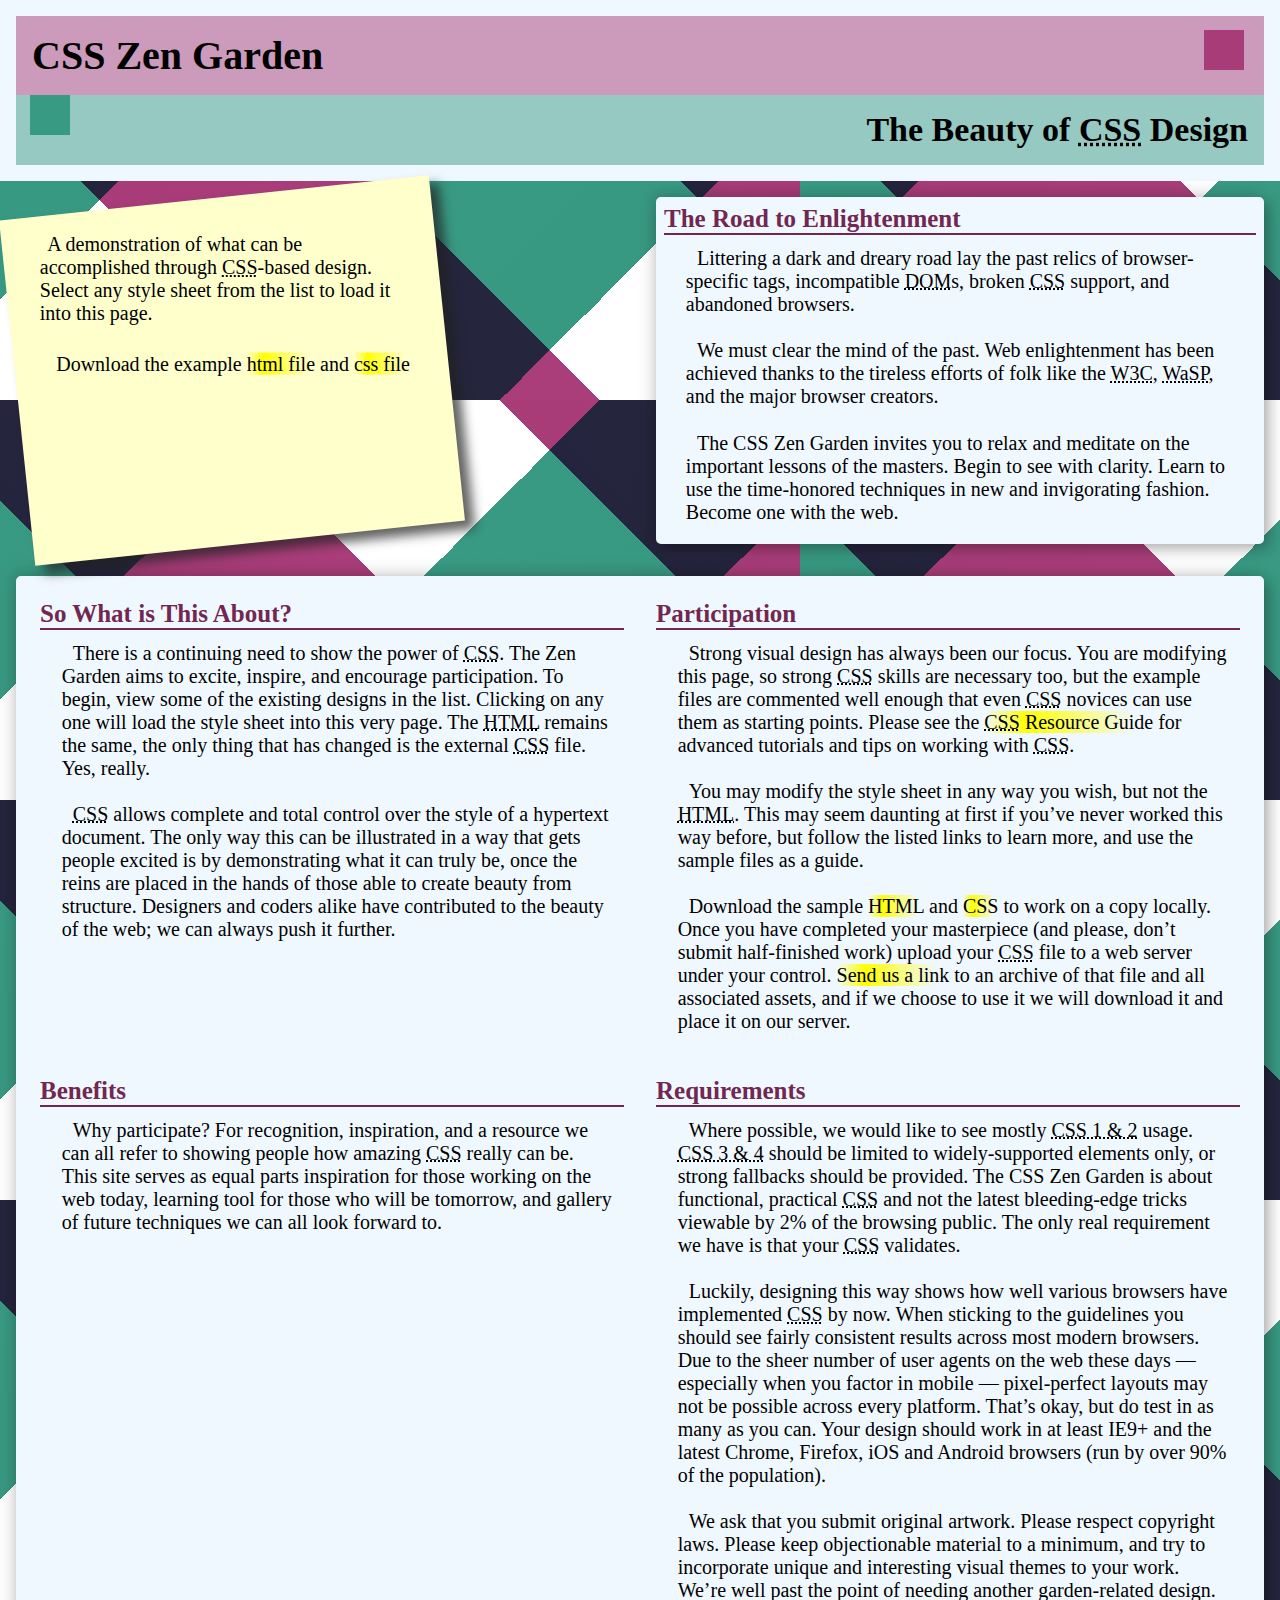
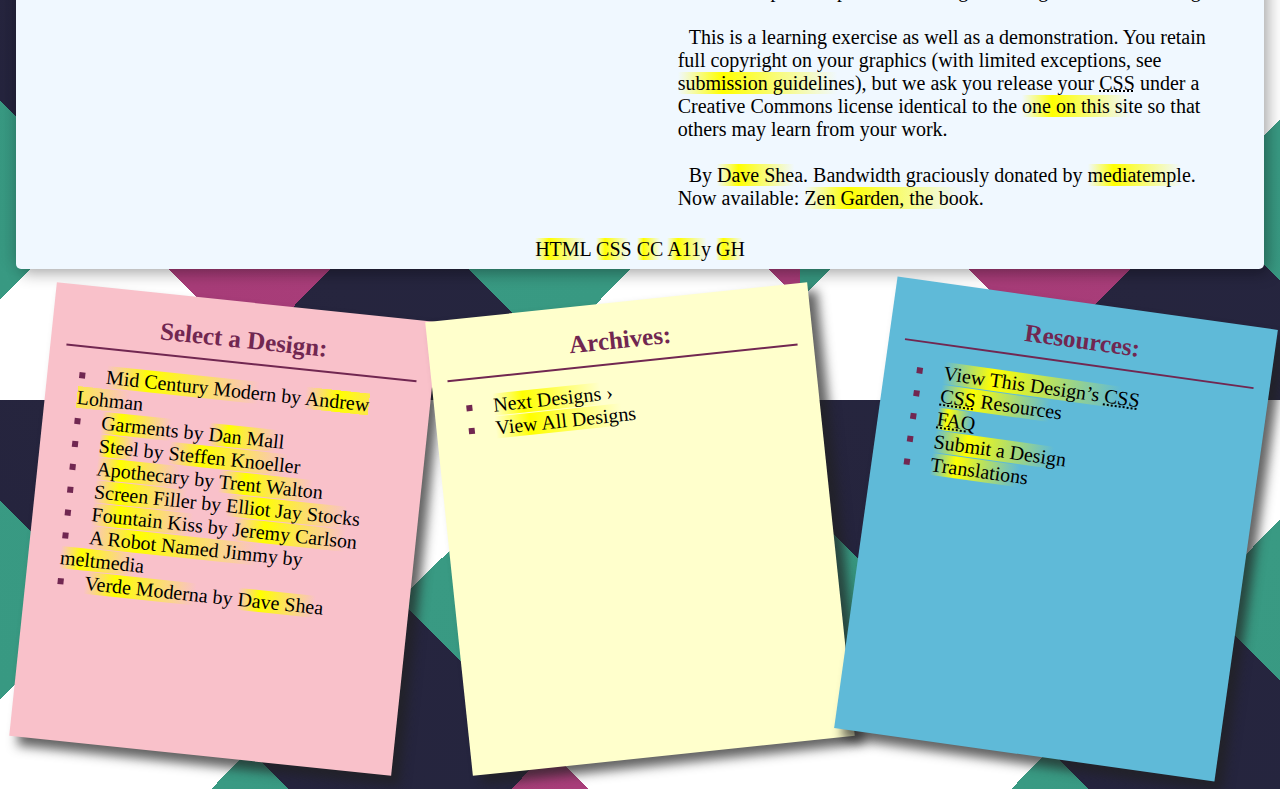
<file: index.html>
<!DOCTYPE html>
<html lang="en">
<head>
	<meta charset="utf-8">
	<title>CSS Zen Garden: The Beauty of CSS Design</title>

	<link rel="stylesheet" media="screen" href="styles.css">
	<link rel="alternate" type="application/rss+xml" title="RSS" href="http://www.csszengarden.com/zengarden.xml">

	<meta name="viewport" content="width=device-width, initial-scale=1.0">
	<meta name="author" content="Dave Shea">
	<meta name="description" content="A demonstration of what can be accomplished visually through CSS-based design.">
	<meta name="robots" content="all">


	<!--[if lt IE 9]>
	<script src="script/html5shiv.js"></script>
	<![endif]-->
</head>

<!--



	View source is a feature, not a bug. Thanks for your curiosity and
	interest in participating!

	Here are the submission guidelines for the new and improved csszengarden.com:

	- CSS3? Of course! Prefix for ALL browsers where necessary.
	- go responsive; test your layout at multiple screen sizes.
	- your browser testing baseline: IE9+, recent Chrome/Firefox/Safari, and iOS/Android
	- Graceful degradation is acceptable, and in fact highly encouraged.
	- use classes for styling. Don't use ids.
	- web fonts are cool, just make sure you have a license to share the files. Hosted
	  services that are applied via the CSS file (ie. Google Fonts) will work fine, but
	  most that require custom HTML won't. TypeKit is supported, see the readme on this
	  page for usage instructions: https://github.com/mezzoblue/csszengarden.com/

	And a few tips on building your CSS file:

	- use :first-child, :last-child and :nth-child to get at non-classed elements
	- use ::before and ::after to create pseudo-elements for extra styling
	- use multiple background images to apply as many as you need to any element
	- use the Kellum Method for image replacement, if still needed. http://goo.gl/GXxdI
	- don't rely on the extra divs at the bottom. Use ::before and ::after instead.

		
-->

<body id="css-zen-garden">
<div class="page-wrapper">

	<section class="intro" id="zen-intro">
		<header role="banner">
			<h1>CSS Zen Garden</h1>
			<h2>The Beauty of <abbr title="Cascading Style Sheets">CSS</abbr> Design</h2>
		</header>

		<div class="summary" id="zen-summary" role="article">
			<p>A demonstration of what can be accomplished through <abbr title="Cascading Style Sheets">CSS</abbr>-based design. Select any style sheet from the list to load it into this page.</p>
			<p>Download the example <a href="/examples/index" title="This page's source HTML code, not to be modified.">html file</a> and <a href="/examples/style.css" title="This page's sample CSS, the file you may modify.">css file</a></p>
		</div>

		<div class="preamble" id="zen-preamble" role="article">
			<h3>The Road to Enlightenment</h3>
			<p>Littering a dark and dreary road lay the past relics of browser-specific tags, incompatible <abbr title="Document Object Model">DOM</abbr>s, broken <abbr title="Cascading Style Sheets">CSS</abbr> support, and abandoned browsers.</p>
			<p>We must clear the mind of the past. Web enlightenment has been achieved thanks to the tireless efforts of folk like the <abbr title="World Wide Web Consortium">W3C</abbr>, <abbr title="Web Standards Project">WaSP</abbr>, and the major browser creators.</p>
			<p>The CSS Zen Garden invites you to relax and meditate on the important lessons of the masters. Begin to see with clarity. Learn to use the time-honored techniques in new and invigorating fashion. Become one with the web.</p>
		</div>
	</section>

	<div class="main supporting" id="zen-supporting" role="main">
		<div class="explanation" id="zen-explanation" role="article">
			<h3>So What is This About?</h3>
			<p>There is a continuing need to show the power of <abbr title="Cascading Style Sheets">CSS</abbr>. The Zen Garden aims to excite, inspire, and encourage participation. To begin, view some of the existing designs in the list. Clicking on any one will load the style sheet into this very page. The <abbr title="HyperText Markup Language">HTML</abbr> remains the same, the only thing that has changed is the external <abbr title="Cascading Style Sheets">CSS</abbr> file. Yes, really.</p>
			<p><abbr title="Cascading Style Sheets">CSS</abbr> allows complete and total control over the style of a hypertext document. The only way this can be illustrated in a way that gets people excited is by demonstrating what it can truly be, once the reins are placed in the hands of those able to create beauty from structure. Designers and coders alike have contributed to the beauty of the web; we can always push it further.</p>
		</div>

		<div class="participation" id="zen-participation" role="article">
			<h3>Participation</h3>
			<p>Strong visual design has always been our focus. You are modifying this page, so strong <abbr title="Cascading Style Sheets">CSS</abbr> skills are necessary too, but the example files are commented well enough that even <abbr title="Cascading Style Sheets">CSS</abbr> novices can use them as starting points. Please see the <a href="/pages/resources/" title="A listing of CSS-related resources"><abbr title="Cascading Style Sheets">CSS</abbr> Resource Guide</a> for advanced tutorials and tips on working with <abbr title="Cascading Style Sheets">CSS</abbr>.</p>
			<p>You may modify the style sheet in any way you wish, but not the <abbr title="HyperText Markup Language">HTML</abbr>. This may seem daunting at first if you&#8217;ve never worked this way before, but follow the listed links to learn more, and use the sample files as a guide.</p>
			<p>Download the sample <a href="/examples/index" title="This page's source HTML code, not to be modified.">HTML</a> and <a href="/examples/style.css" title="This page's sample CSS, the file you may modify.">CSS</a> to work on a copy locally. Once you have completed your masterpiece (and please, don&#8217;t submit half-finished work) upload your <abbr title="Cascading Style Sheets">CSS</abbr> file to a web server under your control. <a href="/pages/submit/" title="Use the contact form to send us your CSS file">Send us a link</a> to an archive of that file and all associated assets, and if we choose to use it we will download it and place it on our server.</p>
		</div>

		<div class="benefits" id="zen-benefits" role="article">
			<h3>Benefits</h3>
			<p>Why participate? For recognition, inspiration, and a resource we can all refer to showing people how amazing <abbr title="Cascading Style Sheets">CSS</abbr> really can be. This site serves as equal parts inspiration for those working on the web today, learning tool for those who will be tomorrow, and gallery of future techniques we can all look forward to.</p>
		</div>

		<div class="requirements" id="zen-requirements" role="article">
			<h3>Requirements</h3>
			<p>Where possible, we would like to see mostly <abbr title="Cascading Style Sheets, levels 1 and 2">CSS 1 &amp; 2</abbr> usage. <abbr title="Cascading Style Sheets, levels 3 and 4">CSS 3 &amp; 4</abbr> should be limited to widely-supported elements only, or strong fallbacks should be provided. The CSS Zen Garden is about functional, practical <abbr title="Cascading Style Sheets">CSS</abbr> and not the latest bleeding-edge tricks viewable by 2% of the browsing public. The only real requirement we have is that your <abbr title="Cascading Style Sheets">CSS</abbr> validates.</p>
			<p>Luckily, designing this way shows how well various browsers have implemented <abbr title="Cascading Style Sheets">CSS</abbr> by now. When sticking to the guidelines you should see fairly consistent results across most modern browsers. Due to the sheer number of user agents on the web these days &#8212; especially when you factor in mobile &#8212; pixel-perfect layouts may not be possible across every platform. That&#8217;s okay, but do test in as many as you can. Your design should work in at least IE9+ and the latest Chrome, Firefox, iOS and Android browsers (run by over 90% of the population).</p>
			<p>We ask that you submit original artwork. Please respect copyright laws. Please keep objectionable material to a minimum, and try to incorporate unique and interesting visual themes to your work. We&#8217;re well past the point of needing another garden-related design.</p>
			<p>This is a learning exercise as well as a demonstration. You retain full copyright on your graphics (with limited exceptions, see <a href="/pages/submit/guidelines/">submission guidelines</a>), but we ask you release your <abbr title="Cascading Style Sheets">CSS</abbr> under a Creative Commons license identical to the <a href="http://creativecommons.org/licenses/by-nc-sa/3.0/" title="View the Zen Garden's license information.">one on this site</a> so that others may learn from your work.</p>
			<p role="contentinfo">By <a href="http://www.mezzoblue.com/">Dave Shea</a>. Bandwidth graciously donated by <a href="http://www.mediatemple.net/">mediatemple</a>. Now available: <a href="http://www.amazon.com/exec/obidos/ASIN/0321303474/mezzoblue-20/">Zen Garden, the book</a>.</p>
		</div>

		<footer>
			<a href="http://validator.w3.org/check/referer" title="Check the validity of this site&#8217;s HTML" class="zen-validate-html">HTML</a>
			<a href="http://jigsaw.w3.org/css-validator/check/referer" title="Check the validity of this site&#8217;s CSS" class="zen-validate-css">CSS</a>
			<a href="http://creativecommons.org/licenses/by-nc-sa/3.0/" title="View the Creative Commons license of this site: Attribution-NonCommercial-ShareAlike." class="zen-license">CC</a>
			<a href="http://mezzoblue.com/zengarden/faq/#aaa" title="Read about the accessibility of this site" class="zen-accessibility">A11y</a>
			<a href="https://github.com/mezzoblue/csszengarden.com" title="Fork this site on Github" class="zen-github">GH</a>
		</footer>

	</div>


	<aside class="sidebar" role="complementary">
		<div class="wrapper">

			<div class="design-selection" id="design-selection">
				<h3 class="select">Select a Design:</h3>
				<nav role="navigation">
					<ul>
					<li>
						<a href="/221/" class="design-name">Mid Century Modern</a> by						<a href="http://andrewlohman.com/" class="designer-name">Andrew Lohman</a>
					</li>					<li>
						<a href="/220/" class="design-name">Garments</a> by						<a href="http://danielmall.com/" class="designer-name">Dan Mall</a>
					</li>					<li>
						<a href="/219/" class="design-name">Steel</a> by						<a href="http://steffen-knoeller.de" class="designer-name">Steffen Knoeller</a>
					</li>					<li>
						<a href="/218/" class="design-name">Apothecary</a> by						<a href="http://trentwalton.com" class="designer-name">Trent Walton</a>
					</li>					<li>
						<a href="/217/" class="design-name">Screen Filler</a> by						<a href="http://elliotjaystocks.com/" class="designer-name">Elliot Jay Stocks</a>
					</li>					<li>
						<a href="/216/" class="design-name">Fountain Kiss</a> by						<a href="http://jeremycarlson.com" class="designer-name">Jeremy Carlson</a>
					</li>					<li>
						<a href="/215/" class="design-name">A Robot Named Jimmy</a> by						<a href="http://meltmedia.com/" class="designer-name">meltmedia</a>
					</li>					<li>
						<a href="/214/" class="design-name">Verde Moderna</a> by						<a href="http://www.mezzoblue.com/" class="designer-name">Dave Shea</a>
					</li>					</ul>
				</nav>
			</div>

			<div class="design-archives" id="design-archives">
				<h3 class="archives">Archives:</h3>
				<nav role="navigation">
					<ul>
						<li class="next">
							<a href="/214/page1">
								Next Designs <span class="indicator">&rsaquo;</span>
							</a>
						</li>
						<li class="viewall">
							<a href="/pages/alldesigns/" title="View every submission to the Zen Garden.">
								View All Designs							</a>
						</li>
					</ul>
				</nav>
			</div>

			<div class="zen-resources" id="zen-resources">
				<h3 class="resources">Resources:</h3>
				<ul>
					<li class="view-css">
						<a href="/214/214.css" title="View the source CSS file of the currently-viewed design.">
							View This Design&#8217;s <abbr title="Cascading Style Sheets">CSS</abbr>						</a>
					</li>
					<li class="css-resources">
						<a href="/pages/resources/" title="Links to great sites with information on using CSS.">
							<abbr title="Cascading Style Sheets">CSS</abbr> Resources						</a>
					</li>
					<li class="zen-faq">
						<a href="/pages/faq/" title="A list of Frequently Asked Questions about the Zen Garden.">
							<abbr title="Frequently Asked Questions">FAQ</abbr>						</a>
					</li>
					<li class="zen-submit">
						<a href="/pages/submit/" title="Send in your own CSS file.">
							Submit a Design						</a>
					</li>
					<li class="zen-translations">
						<a href="/pages/translations/" title="View translated versions of this page.">
							Translations						</a>
					</li>
				</ul>
			</div>
		</div>
	</aside>


</div>

<!--

	These superfluous divs/spans were originally provided as catch-alls to add extra imagery.
	These days we have full ::before and ::after support, favour using those instead.
	These only remain for historical design compatibility. They might go away one day.
		
-->
<div class="extra1" role="presentation"></div><div class="extra2" role="presentation"></div><div class="extra3" role="presentation"></div>
<div class="extra4" role="presentation"></div><div class="extra5" role="presentation"></div><div class="extra6" role="presentation"></div>

</body>
</html>
</file>
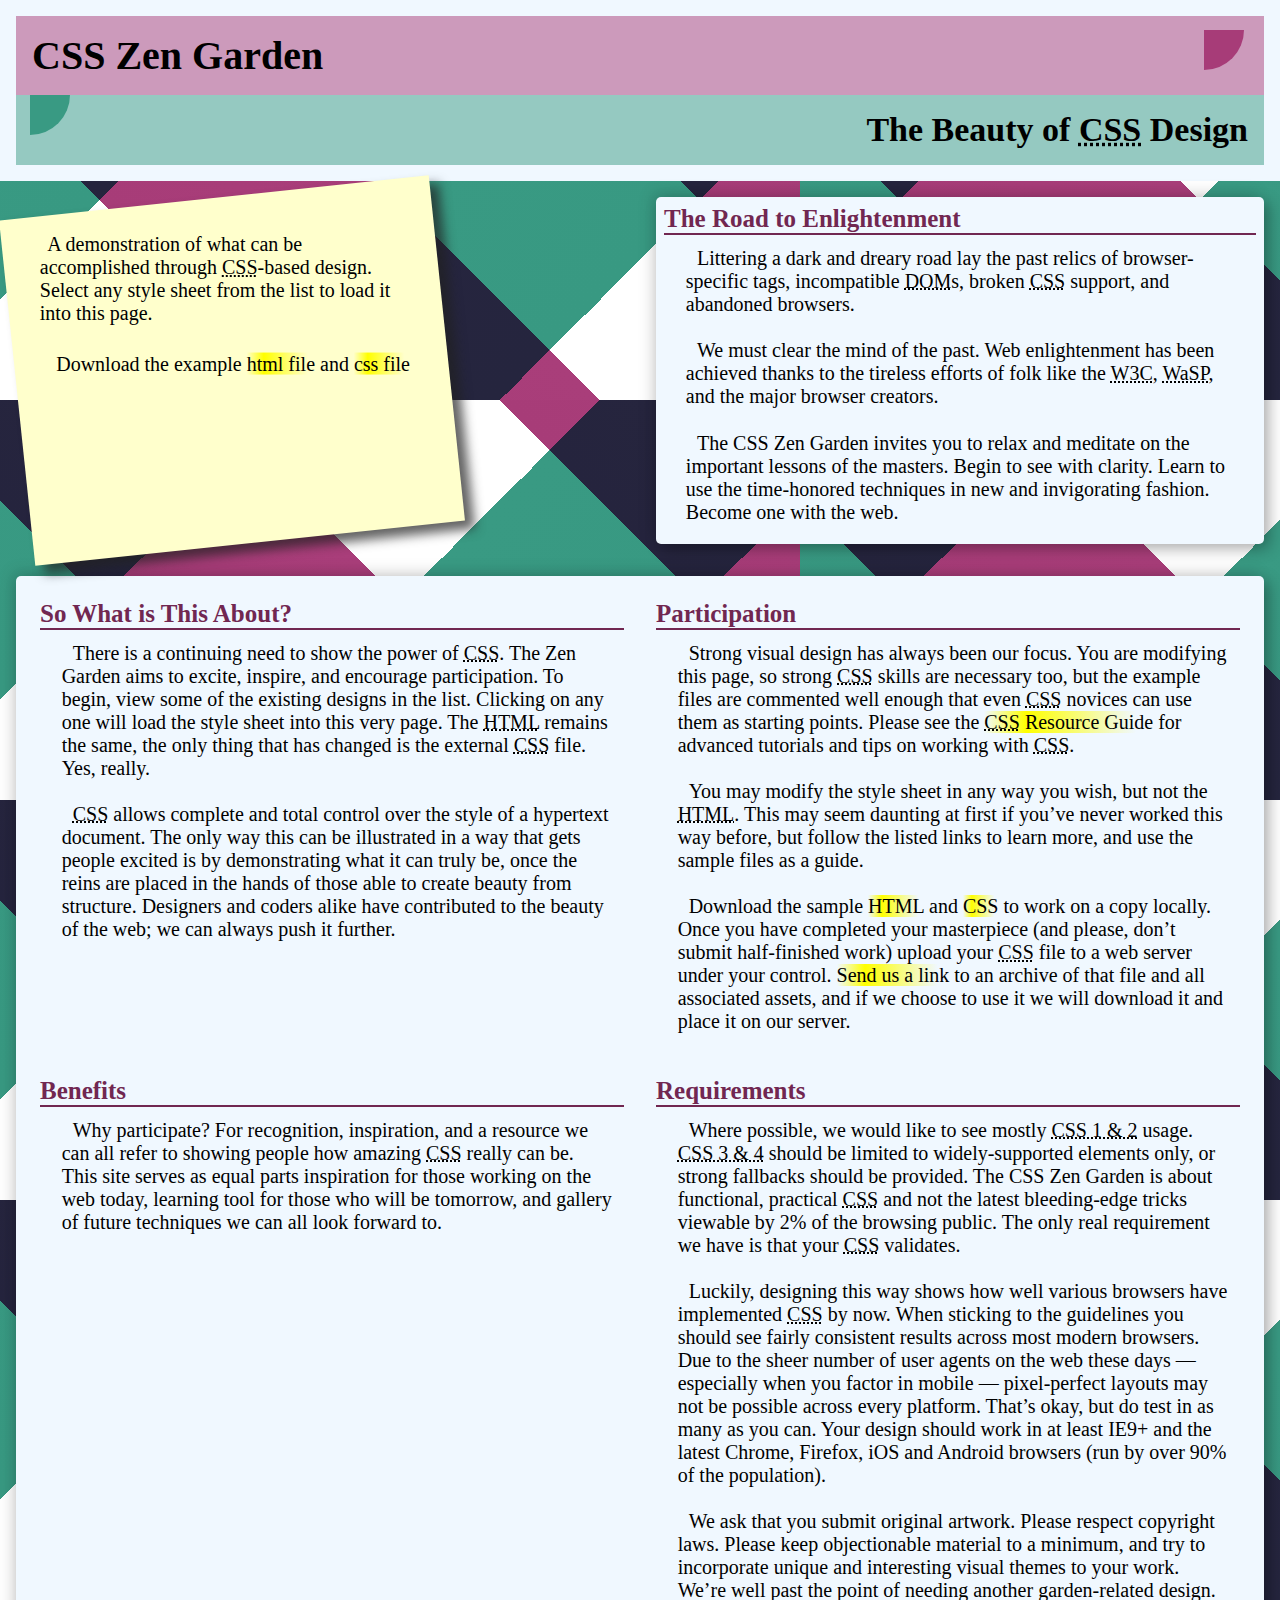
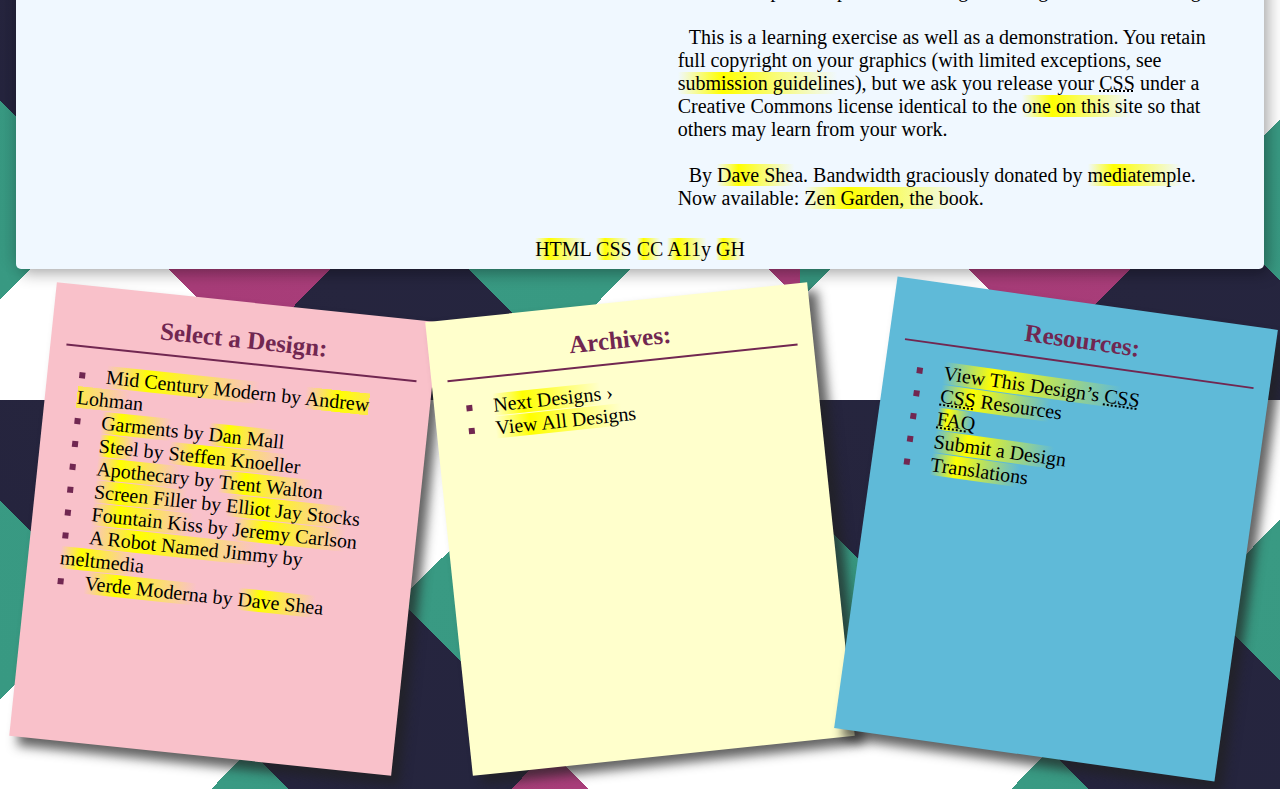
<file: zen/index.html>
<!DOCTYPE html>
<html lang="en">
<head>
	<meta charset="utf-8">
	<title>CSS Zen Garden: The Beauty of CSS Design</title>

	<link rel="stylesheet" media="screen" href="styles.css">
	<link rel="alternate" type="application/rss+xml" title="RSS" href="http://www.csszengarden.com/zengarden.xml">

	<meta name="viewport" content="width=device-width, initial-scale=1.0">
	<meta name="author" content="Dave Shea">
	<meta name="description" content="A demonstration of what can be accomplished visually through CSS-based design.">
	<meta name="robots" content="all">


	<!--[if lt IE 9]>
	<script src="script/html5shiv.js"></script>
	<![endif]-->
</head>

<!--



	View source is a feature, not a bug. Thanks for your curiosity and
	interest in participating!

	Here are the submission guidelines for the new and improved csszengarden.com:

	- CSS3? Of course! Prefix for ALL browsers where necessary.
	- go responsive; test your layout at multiple screen sizes.
	- your browser testing baseline: IE9+, recent Chrome/Firefox/Safari, and iOS/Android
	- Graceful degradation is acceptable, and in fact highly encouraged.
	- use classes for styling. Don't use ids.
	- web fonts are cool, just make sure you have a license to share the files. Hosted
	  services that are applied via the CSS file (ie. Google Fonts) will work fine, but
	  most that require custom HTML won't. TypeKit is supported, see the readme on this
	  page for usage instructions: https://github.com/mezzoblue/csszengarden.com/

	And a few tips on building your CSS file:

	- use :first-child, :last-child and :nth-child to get at non-classed elements
	- use ::before and ::after to create pseudo-elements for extra styling
	- use multiple background images to apply as many as you need to any element
	- use the Kellum Method for image replacement, if still needed. http://goo.gl/GXxdI
	- don't rely on the extra divs at the bottom. Use ::before and ::after instead.

		
-->

<body id="css-zen-garden">
<div class="page-wrapper">

	<section class="intro" id="zen-intro">
		<header role="banner">
			<h1>CSS Zen Garden</h1>
			<h2>The Beauty of <abbr title="Cascading Style Sheets">CSS</abbr> Design</h2>
		</header>

		<div class="summary" id="zen-summary" role="article">
			<p>A demonstration of what can be accomplished through <abbr title="Cascading Style Sheets">CSS</abbr>-based design. Select any style sheet from the list to load it into this page.</p>
			<p>Download the example <a href="/examples/index" title="This page's source HTML code, not to be modified.">html file</a> and <a href="/examples/style.css" title="This page's sample CSS, the file you may modify.">css file</a></p>
		</div>

		<div class="preamble" id="zen-preamble" role="article">
			<h3>The Road to Enlightenment</h3>
			<p>Littering a dark and dreary road lay the past relics of browser-specific tags, incompatible <abbr title="Document Object Model">DOM</abbr>s, broken <abbr title="Cascading Style Sheets">CSS</abbr> support, and abandoned browsers.</p>
			<p>We must clear the mind of the past. Web enlightenment has been achieved thanks to the tireless efforts of folk like the <abbr title="World Wide Web Consortium">W3C</abbr>, <abbr title="Web Standards Project">WaSP</abbr>, and the major browser creators.</p>
			<p>The CSS Zen Garden invites you to relax and meditate on the important lessons of the masters. Begin to see with clarity. Learn to use the time-honored techniques in new and invigorating fashion. Become one with the web.</p>
		</div>
	</section>

	<div class="main supporting" id="zen-supporting" role="main">
		<div class="explanation" id="zen-explanation" role="article">
			<h3>So What is This About?</h3>
			<p>There is a continuing need to show the power of <abbr title="Cascading Style Sheets">CSS</abbr>. The Zen Garden aims to excite, inspire, and encourage participation. To begin, view some of the existing designs in the list. Clicking on any one will load the style sheet into this very page. The <abbr title="HyperText Markup Language">HTML</abbr> remains the same, the only thing that has changed is the external <abbr title="Cascading Style Sheets">CSS</abbr> file. Yes, really.</p>
			<p><abbr title="Cascading Style Sheets">CSS</abbr> allows complete and total control over the style of a hypertext document. The only way this can be illustrated in a way that gets people excited is by demonstrating what it can truly be, once the reins are placed in the hands of those able to create beauty from structure. Designers and coders alike have contributed to the beauty of the web; we can always push it further.</p>
		</div>

		<div class="participation" id="zen-participation" role="article">
			<h3>Participation</h3>
			<p>Strong visual design has always been our focus. You are modifying this page, so strong <abbr title="Cascading Style Sheets">CSS</abbr> skills are necessary too, but the example files are commented well enough that even <abbr title="Cascading Style Sheets">CSS</abbr> novices can use them as starting points. Please see the <a href="/pages/resources/" title="A listing of CSS-related resources"><abbr title="Cascading Style Sheets">CSS</abbr> Resource Guide</a> for advanced tutorials and tips on working with <abbr title="Cascading Style Sheets">CSS</abbr>.</p>
			<p>You may modify the style sheet in any way you wish, but not the <abbr title="HyperText Markup Language">HTML</abbr>. This may seem daunting at first if you&#8217;ve never worked this way before, but follow the listed links to learn more, and use the sample files as a guide.</p>
			<p>Download the sample <a href="/examples/index" title="This page's source HTML code, not to be modified.">HTML</a> and <a href="/examples/style.css" title="This page's sample CSS, the file you may modify.">CSS</a> to work on a copy locally. Once you have completed your masterpiece (and please, don&#8217;t submit half-finished work) upload your <abbr title="Cascading Style Sheets">CSS</abbr> file to a web server under your control. <a href="/pages/submit/" title="Use the contact form to send us your CSS file">Send us a link</a> to an archive of that file and all associated assets, and if we choose to use it we will download it and place it on our server.</p>
		</div>

		<div class="benefits" id="zen-benefits" role="article">
			<h3>Benefits</h3>
			<p>Why participate? For recognition, inspiration, and a resource we can all refer to showing people how amazing <abbr title="Cascading Style Sheets">CSS</abbr> really can be. This site serves as equal parts inspiration for those working on the web today, learning tool for those who will be tomorrow, and gallery of future techniques we can all look forward to.</p>
		</div>

		<div class="requirements" id="zen-requirements" role="article">
			<h3>Requirements</h3>
			<p>Where possible, we would like to see mostly <abbr title="Cascading Style Sheets, levels 1 and 2">CSS 1 &amp; 2</abbr> usage. <abbr title="Cascading Style Sheets, levels 3 and 4">CSS 3 &amp; 4</abbr> should be limited to widely-supported elements only, or strong fallbacks should be provided. The CSS Zen Garden is about functional, practical <abbr title="Cascading Style Sheets">CSS</abbr> and not the latest bleeding-edge tricks viewable by 2% of the browsing public. The only real requirement we have is that your <abbr title="Cascading Style Sheets">CSS</abbr> validates.</p>
			<p>Luckily, designing this way shows how well various browsers have implemented <abbr title="Cascading Style Sheets">CSS</abbr> by now. When sticking to the guidelines you should see fairly consistent results across most modern browsers. Due to the sheer number of user agents on the web these days &#8212; especially when you factor in mobile &#8212; pixel-perfect layouts may not be possible across every platform. That&#8217;s okay, but do test in as many as you can. Your design should work in at least IE9+ and the latest Chrome, Firefox, iOS and Android browsers (run by over 90% of the population).</p>
			<p>We ask that you submit original artwork. Please respect copyright laws. Please keep objectionable material to a minimum, and try to incorporate unique and interesting visual themes to your work. We&#8217;re well past the point of needing another garden-related design.</p>
			<p>This is a learning exercise as well as a demonstration. You retain full copyright on your graphics (with limited exceptions, see <a href="/pages/submit/guidelines/">submission guidelines</a>), but we ask you release your <abbr title="Cascading Style Sheets">CSS</abbr> under a Creative Commons license identical to the <a href="http://creativecommons.org/licenses/by-nc-sa/3.0/" title="View the Zen Garden's license information.">one on this site</a> so that others may learn from your work.</p>
			<p role="contentinfo">By <a href="http://www.mezzoblue.com/">Dave Shea</a>. Bandwidth graciously donated by <a href="http://www.mediatemple.net/">mediatemple</a>. Now available: <a href="http://www.amazon.com/exec/obidos/ASIN/0321303474/mezzoblue-20/">Zen Garden, the book</a>.</p>
		</div>

		<footer>
			<a href="http://validator.w3.org/check/referer" title="Check the validity of this site&#8217;s HTML" class="zen-validate-html">HTML</a>
			<a href="http://jigsaw.w3.org/css-validator/check/referer" title="Check the validity of this site&#8217;s CSS" class="zen-validate-css">CSS</a>
			<a href="http://creativecommons.org/licenses/by-nc-sa/3.0/" title="View the Creative Commons license of this site: Attribution-NonCommercial-ShareAlike." class="zen-license">CC</a>
			<a href="http://mezzoblue.com/zengarden/faq/#aaa" title="Read about the accessibility of this site" class="zen-accessibility">A11y</a>
			<a href="https://github.com/mezzoblue/csszengarden.com" title="Fork this site on Github" class="zen-github">GH</a>
		</footer>

	</div>


	<aside class="sidebar" role="complementary">
		<div class="wrapper">

			<div class="design-selection" id="design-selection">
				<h3 class="select">Select a Design:</h3>
				<nav role="navigation">
					<ul>
					<li>
						<a href="/221/" class="design-name">Mid Century Modern</a> by						<a href="http://andrewlohman.com/" class="designer-name">Andrew Lohman</a>
					</li>					<li>
						<a href="/220/" class="design-name">Garments</a> by						<a href="http://danielmall.com/" class="designer-name">Dan Mall</a>
					</li>					<li>
						<a href="/219/" class="design-name">Steel</a> by						<a href="http://steffen-knoeller.de" class="designer-name">Steffen Knoeller</a>
					</li>					<li>
						<a href="/218/" class="design-name">Apothecary</a> by						<a href="http://trentwalton.com" class="designer-name">Trent Walton</a>
					</li>					<li>
						<a href="/217/" class="design-name">Screen Filler</a> by						<a href="http://elliotjaystocks.com/" class="designer-name">Elliot Jay Stocks</a>
					</li>					<li>
						<a href="/216/" class="design-name">Fountain Kiss</a> by						<a href="http://jeremycarlson.com" class="designer-name">Jeremy Carlson</a>
					</li>					<li>
						<a href="/215/" class="design-name">A Robot Named Jimmy</a> by						<a href="http://meltmedia.com/" class="designer-name">meltmedia</a>
					</li>					<li>
						<a href="/214/" class="design-name">Verde Moderna</a> by						<a href="http://www.mezzoblue.com/" class="designer-name">Dave Shea</a>
					</li>					</ul>
				</nav>
			</div>

			<div class="design-archives" id="design-archives">
				<h3 class="archives">Archives:</h3>
				<nav role="navigation">
					<ul>
						<li class="next">
							<a href="/214/page1">
								Next Designs <span class="indicator">&rsaquo;</span>
							</a>
						</li>
						<li class="viewall">
							<a href="/pages/alldesigns/" title="View every submission to the Zen Garden.">
								View All Designs							</a>
						</li>
					</ul>
				</nav>
			</div>

			<div class="zen-resources" id="zen-resources">
				<h3 class="resources">Resources:</h3>
				<ul>
					<li class="view-css">
						<a href="/214/214.css" title="View the source CSS file of the currently-viewed design.">
							View This Design&#8217;s <abbr title="Cascading Style Sheets">CSS</abbr>						</a>
					</li>
					<li class="css-resources">
						<a href="/pages/resources/" title="Links to great sites with information on using CSS.">
							<abbr title="Cascading Style Sheets">CSS</abbr> Resources						</a>
					</li>
					<li class="zen-faq">
						<a href="/pages/faq/" title="A list of Frequently Asked Questions about the Zen Garden.">
							<abbr title="Frequently Asked Questions">FAQ</abbr>						</a>
					</li>
					<li class="zen-submit">
						<a href="/pages/submit/" title="Send in your own CSS file.">
							Submit a Design						</a>
					</li>
					<li class="zen-translations">
						<a href="/pages/translations/" title="View translated versions of this page.">
							Translations						</a>
					</li>
				</ul>
			</div>
		</div>
	</aside>


</div>

<!--

	These superfluous divs/spans were originally provided as catch-alls to add extra imagery.
	These days we have full ::before and ::after support, favour using those instead.
	These only remain for historical design compatibility. They might go away one day.
		
-->
<div class="extra1" role="presentation"></div><div class="extra2" role="presentation"></div><div class="extra3" role="presentation"></div>
<div class="extra4" role="presentation"></div><div class="extra5" role="presentation"></div><div class="extra6" role="presentation"></div>

</body>
</html>
</file>
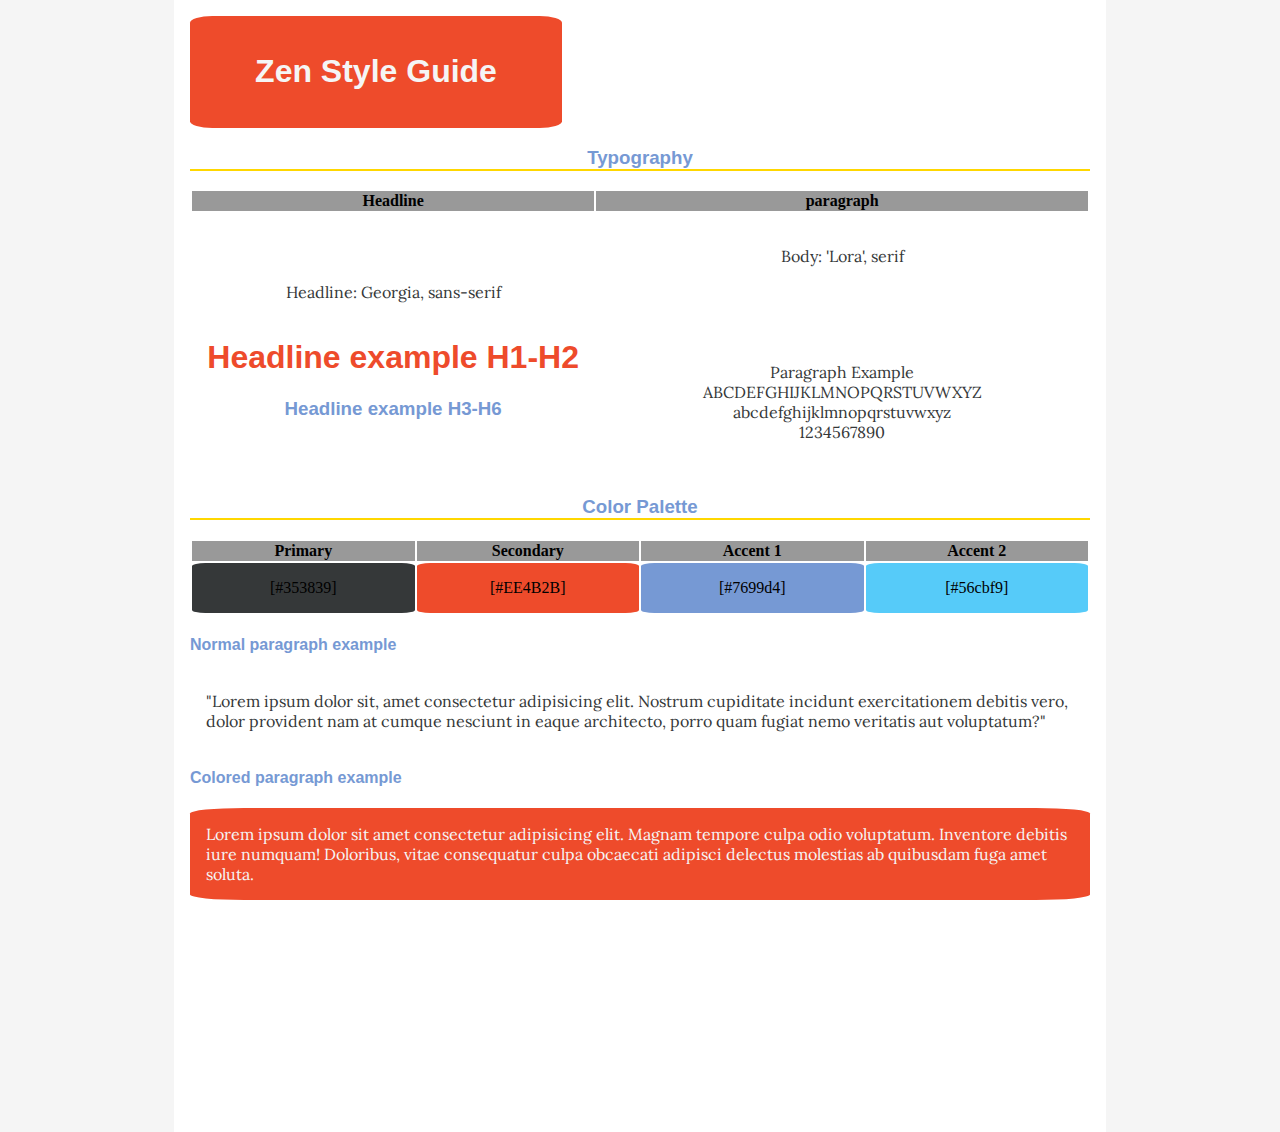
<file: zen-style-c.html>
<!doctype html>
<html lang="en-us">

  <head>
    <meta charset="utf-8">
    <meta name="viewport" content="width=device-width, initial-scale=1">
    <title>Zen Style Guide</title>
    <link type="text/css" rel="stylesheet" href="lesson3.css">
  </head>

  <body>
    <header>
        <H1>Zen Style Guide</H1>
    </header>
        
     <!--<h2>Colton Carter</h2>
      <h2>Advance CSS</h2> -->
  
    <main>

      <h3 class="middel">
        Typography
      </h3>
      <table class="colors">
        <tr><th>Headline</th><th> paragraph</th></tr>
        
        <tr><td > <p>Headline: Georgia, sans-serif </p><h1>Headline example H1-H2</h1>  
            <h3>Headline example H3-H6</h3></td>  <td><p> Body: 'Lora', serif<p><p>
                Paragraph Example <br>
                ABCDEFGHIJKLMNOPQRSTUVWXYZ <br>
        abcdefghijklmnopqrstuvwxyz <br>
        1234567890 <br>
            </p></td></tr>
      </table>
      
    <h3 class="middel">
        Color Palette
      </h3>
      <table class="colors">
        <tr><th>Primary</th><th>Secondary</th><th>Accent 1</th><th>Accent 2</th></tr>
        
        <tr><td class="primary">[#353839]</td><td class="secondary">[#EE4B2B]</td><td class="accent1">[#7699d4]</td><td class="accent2">[#56cbf9]</td></tr>
      </table>
      <h4>
        Normal paragraph example
      </h4>
      <p>
        "Lorem ipsum dolor sit, amet consectetur adipisicing elit. Nostrum cupiditate incidunt exercitationem debitis vero, dolor provident nam at cumque nesciunt in eaque architecto, porro quam fugiat nemo veritatis aut voluptatum?"
      </p>
      <h4>
        Colored paragraph example
      </h4>
      <p class="colored">
        Lorem ipsum dolor sit amet consectetur adipisicing elit. Magnam tempore culpa odio voluptatum. Inventore debitis iure numquam! Doloribus, vitae consequatur culpa obcaecati adipisci delectus molestias ab quibusdam fuga amet soluta.
    </p>


    </main>


  </body>

</html>
</file>
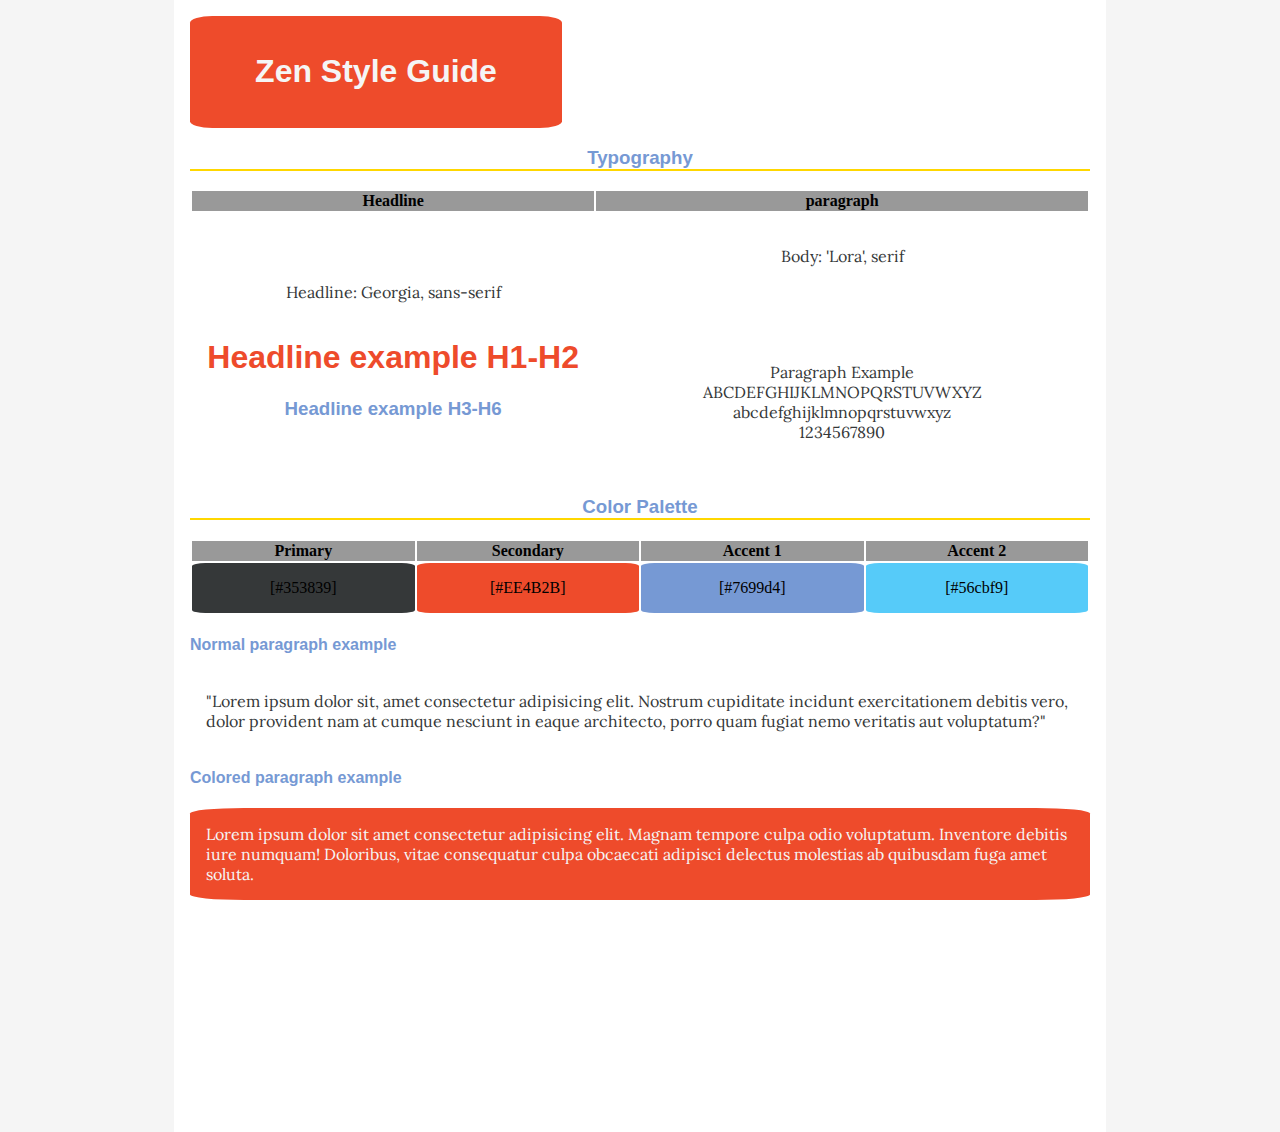
<file: guide/zen-style-c.html>
<!doctype html>
<html lang="en-us">

  <head>
    <meta charset="utf-8">
    <meta name="viewport" content="width=device-width, initial-scale=1">
    <title>Zen Style Guide</title>
    <link type="text/css" rel="stylesheet" href="lesson3.css">
  </head>

  <body>
    <header>
        <H1>Zen Style Guide</H1>
    </header>
        
     <!--<h2>Colton Carter</h2>
      <h2>Advance CSS</h2> -->
  
    <main>

      <h3 class="middel">
        Typography
      </h3>
      <table class="colors">
        <tr><th>Headline</th><th> paragraph</th></tr>
        
        <tr><td > <p>Headline: Georgia, sans-serif </p><h1>Headline example H1-H2</h1>  
            <h3>Headline example H3-H6</h3></td>  <td><p> Body: 'Lora', serif<p><p>
                Paragraph Example <br>
                ABCDEFGHIJKLMNOPQRSTUVWXYZ <br>
        abcdefghijklmnopqrstuvwxyz <br>
        1234567890 <br>
            </p></td></tr>
      </table>
      
    <h3 class="middel">
        Color Palette
      </h3>
      <table class="colors">
        <tr><th>Primary</th><th>Secondary</th><th>Accent 1</th><th>Accent 2</th></tr>
        
        <tr><td class="primary">[#353839]</td><td class="secondary">[#EE4B2B]</td><td class="accent1">[#7699d4]</td><td class="accent2">[#56cbf9]</td></tr>
      </table>
      <h4>
        Normal paragraph example
      </h4>
      <p>
        "Lorem ipsum dolor sit, amet consectetur adipisicing elit. Nostrum cupiditate incidunt exercitationem debitis vero, dolor provident nam at cumque nesciunt in eaque architecto, porro quam fugiat nemo veritatis aut voluptatum?"
      </p>
      <h4>
        Colored paragraph example
      </h4>
      <p class="colored">
        Lorem ipsum dolor sit amet consectetur adipisicing elit. Magnam tempore culpa odio voluptatum. Inventore debitis iure numquam! Doloribus, vitae consequatur culpa obcaecati adipisci delectus molestias ab quibusdam fuga amet soluta.
    </p>


    </main>


  </body>

</html>
</file>
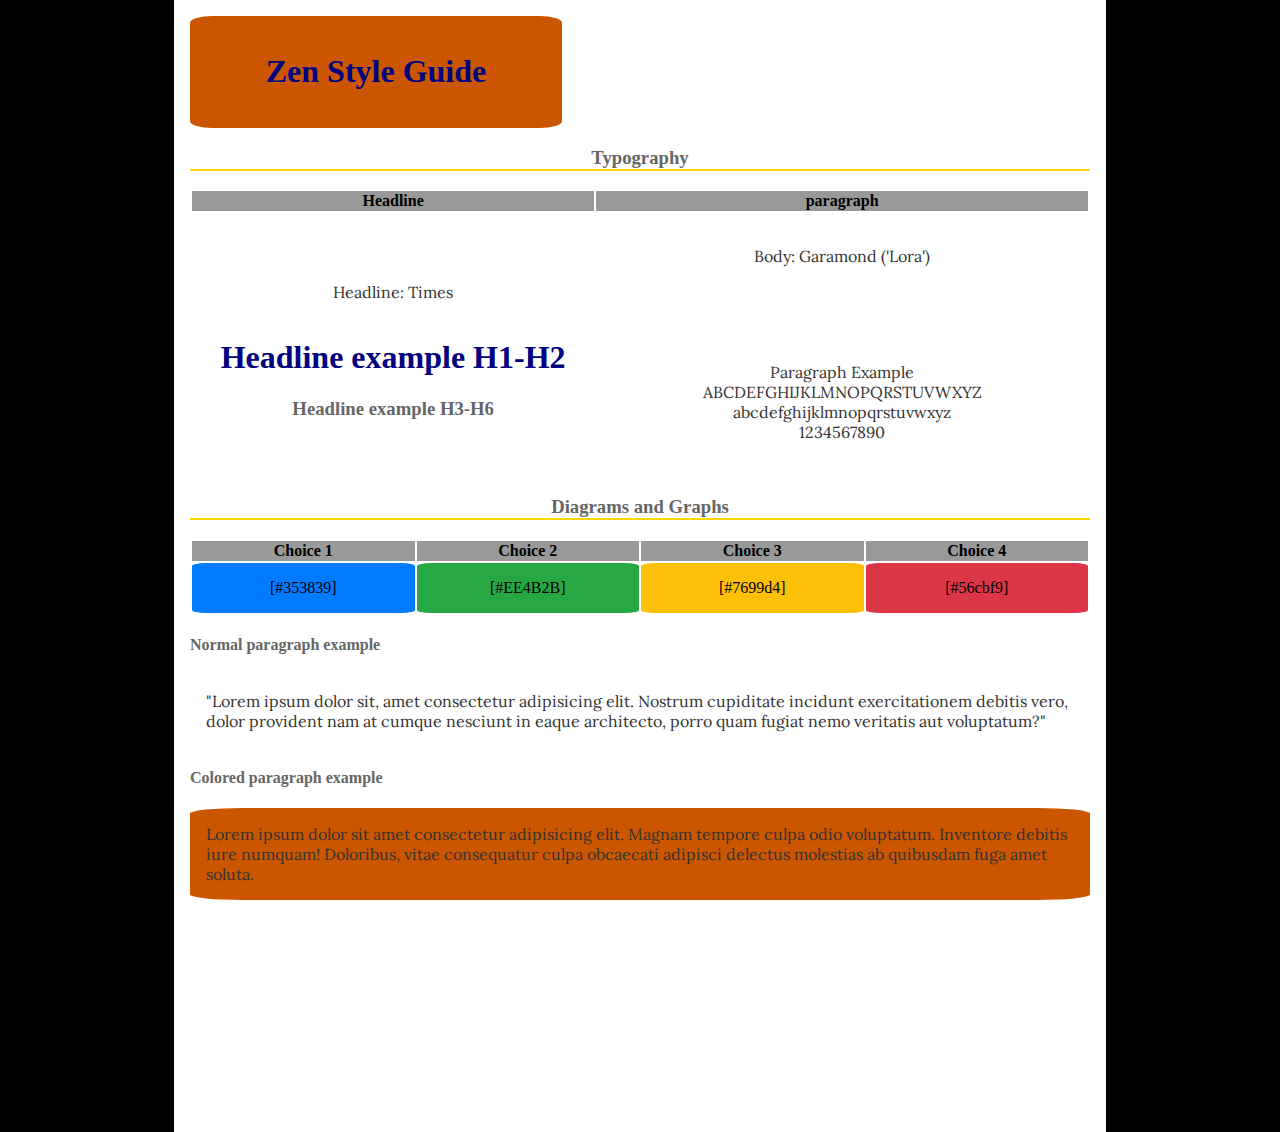
<file: wireframe2/zen-style-j.html>
<!doctype html>
<html lang="en-us">

  <head>
    <meta charset="utf-8">
    <meta name="viewport" content="width=device-width, initial-scale=1">
    <title>Zen Style Guide</title>
    <link type="text/css" rel="stylesheet" href="lesson3j.css">
  </head>

  <body>
    <header>
        <H1>Zen Style Guide</H1>
    </header>
        
     <!--<h2>Colton Carter</h2>
      <h2>Advance CSS</h2> -->
  
    <main>

      <h3 class="middel">
        Typography
      </h3>
      <table class="colors">
        <tr><th>Headline</th><th> paragraph</th></tr>
        
        <tr><td > <p>Headline: Times </p><h1>Headline example H1-H2</h1>  
            <h3>Headline example H3-H6</h3></td>  <td><p> Body: Garamond ('Lora')<p><p>
                Paragraph Example <br>
                ABCDEFGHIJKLMNOPQRSTUVWXYZ <br>
        abcdefghijklmnopqrstuvwxyz <br>
        1234567890 <br>
            </p></td></tr>
      </table>
      
    <h3 class="middel">
      Diagrams and Graphs
      </h3>
      <table class="colors">
        <tr><th>Choice 1</th><th>Choice 2</th><th>Choice 3</th><th>Choice 4</th></tr>
        
        <tr><td class="primary">[#353839]</td><td class="secondary">[#EE4B2B]</td><td class="accent1">[#7699d4]</td><td class="accent2">[#56cbf9]</td></tr>
      </table>
      <h4>
        Normal paragraph example
      </h4>
      <p>
        "Lorem ipsum dolor sit, amet consectetur adipisicing elit. Nostrum cupiditate incidunt exercitationem debitis vero, dolor provident nam at cumque nesciunt in eaque architecto, porro quam fugiat nemo veritatis aut voluptatum?"
      </p>
      <h4>
        Colored paragraph example
      </h4>
      <p class="colored">
        Lorem ipsum dolor sit amet consectetur adipisicing elit. Magnam tempore culpa odio voluptatum. Inventore debitis iure numquam! Doloribus, vitae consequatur culpa obcaecati adipisci delectus molestias ab quibusdam fuga amet soluta.
    </p>


    </main>


  </body>

</html>
</file>
<file: styles.css>
:root {
    --header-color: rgb(167, 60, 120, 0.5);
    --main-title-color:rgb(113, 39, 81) ;
}


* {
    margin: 0;
}

body {
    font-size: 20px;
     background:
     repeating-linear-gradient(
         -45deg,
         transparent,
         transparent 25%,
         rgb(56, 153, 130) 20%,
         rgb(57, 154, 131) 50%
     ),
     repeating-linear-gradient(
         45deg,
         transparent,
         transparent 25%,
         rgb(167, 60, 120) 20%,
         rgb(169, 62, 122) 50%
     )
     ;
 
 background-size: 40em 20em; 
 background-blend-mode:multiply;
}

header {
    background-color: aliceblue;
    padding: 1rem;
}

h1 {
    /* font-size: 50px; */
    padding: 1rem;
    background-color: var(--header-color);
    position: relative;
    /* padding-top: 150px; */
}
@keyframes spin_left {
    0% { transform: rotate(0deg); }
    50% { transform: rotate(90deg); }
    100% { transform: rotate(0deg); }
}
@keyframes spin_right {
    0% { transform: rotate(90deg); }
    50% { transform: rotate(0deg); }
    100% { transform: rotate(90deg); }
}

/* from { transform: rotate(0deg); }
    to { transform: rotate(360deg); } */
h1::after {
    content: "";
    position: absolute;
    top: 14px;
    right: 20px;
    width: 40px;
    height: 40px;
    background: rgb(167, 60, 120);
/*     clip-path: circle(100% at 0 0); */
    animation: spin_left 2s infinite;
}
h2 {
    font-size: 34px;
    padding: 1rem;
    background-color: rgb(57, 154, 131, 0.5);
    text-align: right;
}
h2::after {
    content: "";
    position: absolute;
    top: 95px;
    left: 30px;
    width: 40px;
    height: 40px;
    background: rgb(57, 154, 131);
/*     clip-path: circle(100% at 0 0); */
    animation: spin_right 2s infinite;
}
.summary {
    background-color: #ffc;
    margin: 1rem;
    padding: 1rem;
    text-decoration:none;
    color:#000;
    display:block;
    box-shadow: 9px 9px 11px rgba(33,33,33,.7);
    transform: rotate(-6deg);
    max-width: 400px;
    font-family: 'pacifico', cursive;
     padding-bottom: 40px;
    /* border-radius: 20px; */
}



.summary >p{
    transform: rotate(6deg); 
    padding-top: 20px;

    
}

.preamble, .main {
    background-color: aliceblue;
    box-shadow: 5px 5px 15px rgba(0,0,0,0.3), 
                -5px -5px 15px rgba(0,0,0,0.1);
    margin: 1rem;
    padding: 0.5rem;
    border-radius: 5px;
}


footer {
    text-align: center;
}
h3 {
    font-size: 25px;
    /* font-weight: bold; */
    color: var(--main-title-color);
    /* margin: 15px 0; */
    border-bottom: 2px solid var(--main-title-color);
}
p {
    margin-left: 10px;
    text-indent: 2%;
    padding: 2%;
}

/* Top Sticky note Highlighter*/
.summary * a{
    background: linear-gradient(to right, #ffc, yellow 25%, #ffc 90%);
    
   
}
a {
    background: linear-gradient(to right, aliceblue, yellow 25%, aliceblue 90%);
    color: black;
    text-decoration: none;
}






/*Bootom Sticky note Highlighter*/
.design-selection * a{
    background: linear-gradient(to right,  rgb(249, 193, 202), yellow 25%,  rgb(249, 193, 202) 90%);
}

 .design-archives * a{
    background: linear-gradient(to right, #ffc, yellow 25%, #ffc 90%);
}

 .zen-resources * a{
    background: linear-gradient(to right, #5fbad8, yellow 25%, #5fbad8 90%);
}




a:hover{
    background: yellow;
    border-radius: 5px 0 5px 0;
}
@media screen and (min-width: 750px) {
    /* body{
        background-color: aqua;
    } */
    .intro {
        display: grid;
        grid-template-columns: repeat(2, 1fr);
        grid-template-rows: auto 1fr;
        grid-column-gap: 0px;
        grid-row-gap: 0px;
    }
    header { grid-area: 1 / 1 / 2 / 3; }
    .summary { grid-area: 2 / 1 / 3 / 2; }
    .preamble { grid-area: 2 / 2 / 3 / 3; }
    }
    .main {
        display: grid;
        grid-template-columns: repeat(2, 1fr);
        grid-template-rows: auto 1fr;
        grid-column-gap: 0px;
        grid-row-gap: 0px;
    }
    .main div {
        margin: 1rem;
    }
    footer { grid-area: 3 / 1 / 4 / 3; }
    

    li::marker {
        color: var(--main-title-color);
    }
    ul {
        list-style-type: square;
    }

    /* .wrapper {
        background-color: bisque;
        margin: 1rem;
        / padding: 0.5rem; /
    } */

    .wrapper h3 { 
        text-align: center;
        /* 
        background-color: var(--main-title-color);
        color: bisque; */
    } 
    
    .wrapper {
        display: flex;
       
        justify-content: space-between;
        background-color: transparent;
        margin: 1rem;
        padding-top: 0%;
    }
    .wrapper div {
        /* padding: 1rem; */
        /* background-color: bisque; */
    
    margin: 1rem;
    padding: 1rem;
    text-decoration:none;
    color:#000;
    display:block;
    box-shadow: 9px 9px 11px rgba(33,33,33,.7);
    
    max-width: 400px;
    font-family: 'pacifico', cursive;
    padding-bottom: 40px;
    text-size-adjust: auto;
    }

.design-selection {
    background-color:   rgb(249, 193, 202);
    transform: rotate(6deg);
    height: 400px;
    width: 400px;

}

.design-archives{
    background-color: #ffc;
    transform: rotate(-6deg);
    height: 400px;
    width: 400px;
}

.zen-resources{
    background-color: #5fbad8;
    transform: rotate(8deg);
    height: 400px;
    width: 400px;
}

    .wrapper ul {
        margin: 1rem;
        padding-left: 0;
        /* margin-left: 0; */
    }
    .wrapper li {
        list-style-position: inside;
    }
    .wrapper h3 {
        padding: 0.5rem;
    }
     
 




/* .main {
    background-color: aliceblue;
    border-radius: 25px;
    padding: 1rem;
    width: 100%;
} */

 @media screen and (max-width: 600px) {
    .wrapper{
          display:contents;
      }
/*       .preamble{
       padding: auto;
      } */
      #zen-supporting{
        display: block;
        background-color: aliceblue;
      }
    }

    @media screen and (max-width: 1275px) and (min-width: 610px) {
        .wrapper{
            display:contents;
        }
/*         .preamble{
            padding: auto;
        } */
        #zen-supporting{
            display: grid;
            grid-template-columns: repeat(2, 1fr);
            grid-template-rows: .8fr .3fr 1fr;  
            grid-column-gap: 0px;
            grid-row-gap: 0px; 
        }
    
        .explanation{  grid-area: 1 / 1 / 2 / 2;}
        .participation{  grid-area: 1 / 2 / 2 / 3;}
        .benefits{grid-area: 2 / 1 / 3 / 3;}
        .requirements{ grid-area: 3 / 1 / 4 / 3;}
    
     }
</file>
<file: zen/styles.css>
:root {
    --header-color: rgb(167, 60, 120, 0.5);
    --main-title-color:rgb(113, 39, 81) ;
}


* {
    margin: 0;
}

body {
    font-size: 20px;
     background:
     repeating-linear-gradient(
         -45deg,
         transparent,
         transparent 25%,
         rgb(56, 153, 130) 20%,
         rgb(57, 154, 131) 50%
     ),
     repeating-linear-gradient(
         45deg,
         transparent,
         transparent 25%,
         rgb(167, 60, 120) 20%,
         rgb(169, 62, 122) 50%
     )
     ;
 
 background-size: 40em 20em; 
 background-blend-mode:multiply;
}

header {
    background-color: aliceblue;
    padding: 1rem;
}

h1 {
    /* font-size: 50px; */
    padding: 1rem;
    background-color: var(--header-color);
    position: relative;
    /* padding-top: 150px; */
}
@keyframes spin_left {
    0% { transform: rotate(0deg); }
    50% { transform: rotate(90deg); }
    100% { transform: rotate(0deg); }
}
@keyframes spin_right {
    0% { transform: rotate(90deg); }
    50% { transform: rotate(0deg); }
    100% { transform: rotate(90deg); }
}

/* from { transform: rotate(0deg); }
    to { transform: rotate(360deg); } */
h1::after {
    content: "";
    position: absolute;
    top: 14px;
    right: 20px;
    width: 40px;
    height: 40px;
    background: rgb(167, 60, 120);
    clip-path: circle(100% at 0 0);
    animation: spin_left 2s infinite;
}
h2 {
    font-size: 34px;
    padding: 1rem;
    background-color: rgb(57, 154, 131, 0.5);
    text-align: right;
}
h2::after {
    content: "";
    position: absolute;
    top: 95px;
    left: 30px;
    width: 40px;
    height: 40px;
    background: rgb(57, 154, 131);
    clip-path: circle(100% at 0 0);
    animation: spin_right 2s infinite;
}
.summary {
    background-color: #ffc;
    margin: 1rem;
    padding: 1rem;
    text-decoration:none;
    color:#000;
    display:block;
    box-shadow: 9px 9px 11px rgba(33,33,33,.7);
    transform: rotate(-6deg);
    max-width: 400px;
    font-family: 'pacifico', cursive;
     padding-bottom: 40px;
    /* border-radius: 20px; */
}



.summary >p{
    transform: rotate(6deg); 
    padding-top: 20px;

    
}

.preamble, .main {
    background-color: aliceblue;
    box-shadow: 5px 5px 15px rgba(0,0,0,0.3), 
                -5px -5px 15px rgba(0,0,0,0.1);
    margin: 1rem;
    padding: 0.5rem;
    border-radius: 5px;
}


footer {
    text-align: center;
}
h3 {
    font-size: 25px;
    /* font-weight: bold; */
    color: var(--main-title-color);
    /* margin: 15px 0; */
    border-bottom: 2px solid var(--main-title-color);
}
p {
    margin-left: 10px;
    text-indent: 2%;
    padding: 2%;
}

/* Top Sticky note Highlighter*/
.summary * a{
    background: linear-gradient(to right, #ffc, yellow 25%, #ffc 90%);
    
   
}
a {
    background: linear-gradient(to right, aliceblue, yellow 25%, aliceblue 90%);
    color: black;
    text-decoration: none;
}






/*Bootom Sticky note Highlighter*/
.design-selection * a{
    background: linear-gradient(to right,  rgb(249, 193, 202), yellow 25%,  rgb(249, 193, 202) 90%);
}

 .design-archives * a{
    background: linear-gradient(to right, #ffc, yellow 25%, #ffc 90%);
}

 .zen-resources * a{
    background: linear-gradient(to right, #5fbad8, yellow 25%, #5fbad8 90%);
}




a:hover{
    background: yellow;
    border-radius: 5px 0 5px 0;
}
@media screen and (min-width: 750px) {
    /* body{
        background-color: aqua;
    } */
    .intro {
        display: grid;
        grid-template-columns: repeat(2, 1fr);
        grid-template-rows: auto 1fr;
        grid-column-gap: 0px;
        grid-row-gap: 0px;
    }
    header { grid-area: 1 / 1 / 2 / 3; }
    .summary { grid-area: 2 / 1 / 3 / 2; }
    .preamble { grid-area: 2 / 2 / 3 / 3; }
    }
    .main {
        display: grid;
        grid-template-columns: repeat(2, 1fr);
        grid-template-rows: auto 1fr;
        grid-column-gap: 0px;
        grid-row-gap: 0px;
    }
    .main div {
        margin: 1rem;
    }
    footer { grid-area: 3 / 1 / 4 / 3; }
    

    li::marker {
        color: var(--main-title-color);
    }
    ul {
        list-style-type: square;
    }

    /* .wrapper {
        background-color: bisque;
        margin: 1rem;
        / padding: 0.5rem; /
    } */

    .wrapper h3 { 
        text-align: center;
        /* 
        background-color: var(--main-title-color);
        color: bisque; */
    } 
    
    .wrapper {
        display: flex;
       
        justify-content: space-between;
        background-color: transparent;
        margin: 1rem;
        padding-top: 0%;
    }
    .wrapper div {
        /* padding: 1rem; */
        /* background-color: bisque; */
    
    margin: 1rem;
    padding: 1rem;
    text-decoration:none;
    color:#000;
    display:block;
    box-shadow: 9px 9px 11px rgba(33,33,33,.7);
    
    max-width: 400px;
    font-family: 'pacifico', cursive;
    padding-bottom: 40px;
    text-size-adjust: auto;
    }

.design-selection {
    background-color:   rgb(249, 193, 202);
    transform: rotate(6deg);
    height: 400px;
    width: 400px;

}

.design-archives{
    background-color: #ffc;
    transform: rotate(-6deg);
    height: 400px;
    width: 400px;
}

.zen-resources{
    background-color: #5fbad8;
    transform: rotate(8deg);
    height: 400px;
    width: 400px;
}

    .wrapper ul {
        margin: 1rem;
        padding-left: 0;
        /* margin-left: 0; */
    }
    .wrapper li {
        list-style-position: inside;
    }
    .wrapper h3 {
        padding: 0.5rem;
    }
     
 




/* .main {
    background-color: aliceblue;
    border-radius: 25px;
    padding: 1rem;
    width: 100%;
} */

 @media screen and (max-width: 600px) {
    .wrapper{
          display:contents;
      }
      .preamble{
       padding: auto;
      }
      #zen-supporting{
        display: block;
        background-color: aliceblue;
      }
    }

    @media screen and (max-width: 1275px) and (min-width: 610px) {
        .wrapper{
            display:contents;
        }
        .preamble{
            padding: auto;
        }
        #zen-supporting{
            display: grid;
            grid-template-columns: repeat(2, 1fr);
            grid-template-rows: .8fr .3fr 1fr;  
            grid-column-gap: 0px;
            grid-row-gap: 0px; 
        }
    
        .explanation{  grid-area: 1 / 1 / 2 / 2;}
        .participation{  grid-area: 1 / 2 / 2 / 3;}
        .benefits{grid-area: 2 / 1 / 3 / 3;}
        .requirements{ grid-area: 3 / 1 / 4 / 3;}
    
     }
</file>
<file: lesson3.css>
/* API */
@import url('https://fonts.googleapis.com/css2?family=Lora&display=swap');

/* END of API */

/* Personal Quick settings */
:root {
  --primary-color: #353839;
  --secondary-color: #EE4B2B;
  --accent1-color: #7699d4;
  --accent2-color: #56cbf9;


  --heading-font: Georgia, sans-serif;
  --paragraph-font: 'Lora', serif;

  --paragraph-color: #353839;
  --headline-color-h3-6: #7699d4;  
  --headline-color-h1-2: #EE4B2B;
  --headline-color-on-color: whitesmoke; 
  --paragraph-color-on-white: #4ecdc4; 
  --paragraph-color-on-color: whitesmoke;  
  --text-background-color: #EE4B2B;
  
}
/* End of Personal Quick settings */


/*Quick settings CSS*/
html {
  background-color: whitesmoke;
}
body {
  max-width: 900px;
  height: 1100px;
  margin: 0 auto;
  background-color: white;
  padding: 1em;
}

h1, h2 {
    font-family: var(--heading-font);
    color: var(--headline-color-h1-2);
}
h3, h4, h5, h6 {
  font-family: var(--heading-font);
  color: var(--headline-color-h3-6);
  
}


header {
  padding: 1em;
  text-align: center;
  color: var(--paragraph-color-on-color);
  background-color: var(--text-background-color);
  border-radius: 6%;
  width: 340px;
}

header > h1, header > h2 {
  color: var(--headline-color-on-color);
}

p {
  font-family: var(--paragraph-font);
  color: var(--paragraph-color);
  padding: 1em;
}

.middel{
    text-align: center;
    border-bottom: 2px solid gold;
}
/* END of Quick settings CSS*/


/* Colors */
.colors {
  width: 100%;
  min-width: 350px;
  margin: auto;
  text-align: center;
}
.colors th {
  background-color: #999;
}
.colors td{
  width: 25%;
  height: 3em;
  border-radius: 6%;
  border: none;
}
.primary {
  background-color: var(--primary-color);
}
.secondary {
  background-color: var(--secondary-color);
}
.accent1 {
  background-color: var(--accent1-color);
}
.accent2{
  background-color: var(--accent2-color);
}

p.colored {
  background-color: var(--text-background-color);
  color: var(--paragraph-color-on-color);
  border-radius: 6%;
}
/* END of Colors */
</file>
<file: guide/lesson3.css>
/* API */
@import url('https://fonts.googleapis.com/css2?family=Lora&display=swap');

/* END of API */

/* Personal Quick settings */
:root {
  --primary-color: #353839;
  --secondary-color: #EE4B2B;
  --accent1-color: #7699d4;
  --accent2-color: #56cbf9;


  --heading-font: Georgia, sans-serif;
  --paragraph-font: 'Lora', serif;

  --paragraph-color: #353839;
  --headline-color-h3-6: #7699d4;  
  --headline-color-h1-2: #EE4B2B;
  --headline-color-on-color: whitesmoke; 
  --paragraph-color-on-white: #4ecdc4; 
  --paragraph-color-on-color: whitesmoke;  
  --text-background-color: #EE4B2B;
  
}
/* End of Personal Quick settings */


/*Quick settings CSS*/
html {
  background-color: whitesmoke;
}
body {
  max-width: 900px;
  height: 1100px;
  margin: 0 auto;
  background-color: white;
  padding: 1em;
}

h1, h2 {
    font-family: var(--heading-font);
    color: var(--headline-color-h1-2);
}
h3, h4, h5, h6 {
  font-family: var(--heading-font);
  color: var(--headline-color-h3-6);
  
}


header {
  padding: 1em;
  text-align: center;
  color: var(--paragraph-color-on-color);
  background-color: var(--text-background-color);
  border-radius: 6%;
  width: 340px;
}

header > h1, header > h2 {
  color: var(--headline-color-on-color);
}

p {
  font-family: var(--paragraph-font);
  color: var(--paragraph-color);
  padding: 1em;
}

.middel{
    text-align: center;
    border-bottom: 2px solid gold;
}
/* END of Quick settings CSS*/


/* Colors */
.colors {
  width: 100%;
  min-width: 350px;
  margin: auto;
  text-align: center;
}
.colors th {
  background-color: #999;
}
.colors td{
  width: 25%;
  height: 3em;
  border-radius: 6%;
  border: none;
}
.primary {
  background-color: var(--primary-color);
}
.secondary {
  background-color: var(--secondary-color);
}
.accent1 {
  background-color: var(--accent1-color);
}
.accent2{
  background-color: var(--accent2-color);
}

p.colored {
  background-color: var(--text-background-color);
  color: var(--paragraph-color-on-color);
  border-radius: 6%;
}
/* END of Colors */
</file>
<file: wireframe2/lesson3j.css>
/* API */
@import url('https://fonts.googleapis.com/css2?family=Lora&display=swap');

/* END of API */

/* Personal Quick settings */
:root {
  --primary-color: #007BFF;
  --secondary-color: #28A745;
  --accent1-color: #FFC107;
  --accent2-color: #DC3545;


  --heading-font: Times;
  --paragraph-font: 'Lora';

  --paragraph-color: #333333;
  --headline-color-h3-6: #666666;  
  --headline-color-h1-2: #000080;
  --headline-color-on-color: #000080; 
  --paragraph-color-on-white: #4ecdc4; 
  --paragraph-color-on-color: #333333;  
  --text-background-color: #CC5500;
  
}
/* End of Personal Quick settings */


/*Quick settings CSS*/
html {
  background-color: black;
}
body {
  max-width: 900px;
  height: 1100px;
  margin: 0 auto;
  background-color: white;
  padding: 1em;
}

h1, h2 {
    font-family: var(--heading-font);
    color: var(--headline-color-h1-2);
}
h3, h4, h5, h6 {
  font-family: var(--heading-font);
  color: var(--headline-color-h3-6);
  
}


header {
  padding: 1em;
  text-align: center;
  color: var(--paragraph-color-on-color);
  background-color: var(--text-background-color);
  border-radius: 6%;
  width: 340px;
}

header > h1, header > h2 {
  color: var(--headline-color-on-color);
}

p {
  font-family: var(--paragraph-font);
  color: var(--paragraph-color);
  padding: 1em;
}

.middel{
    text-align: center;
    border-bottom: 2px solid gold;
}
/* END of Quick settings CSS*/


/* Colors */
.colors {
  width: 100%;
  min-width: 350px;
  margin: auto;
  text-align: center;
}
.colors th {
  background-color: #999;
}
.colors td{
  width: 25%;
  height: 3em;
  border-radius: 6%;
  border: none;
}
.primary {
  background-color: var(--primary-color);
}
.secondary {
  background-color: var(--secondary-color);
}
.accent1 {
  background-color: var(--accent1-color);
}
.accent2{
  background-color: var(--accent2-color);
}

p.colored {
  background-color: var(--text-background-color);
  color: var(--paragraph-color-on-color);
  border-radius: 6%;
}
/* END of Colors */
</file>
